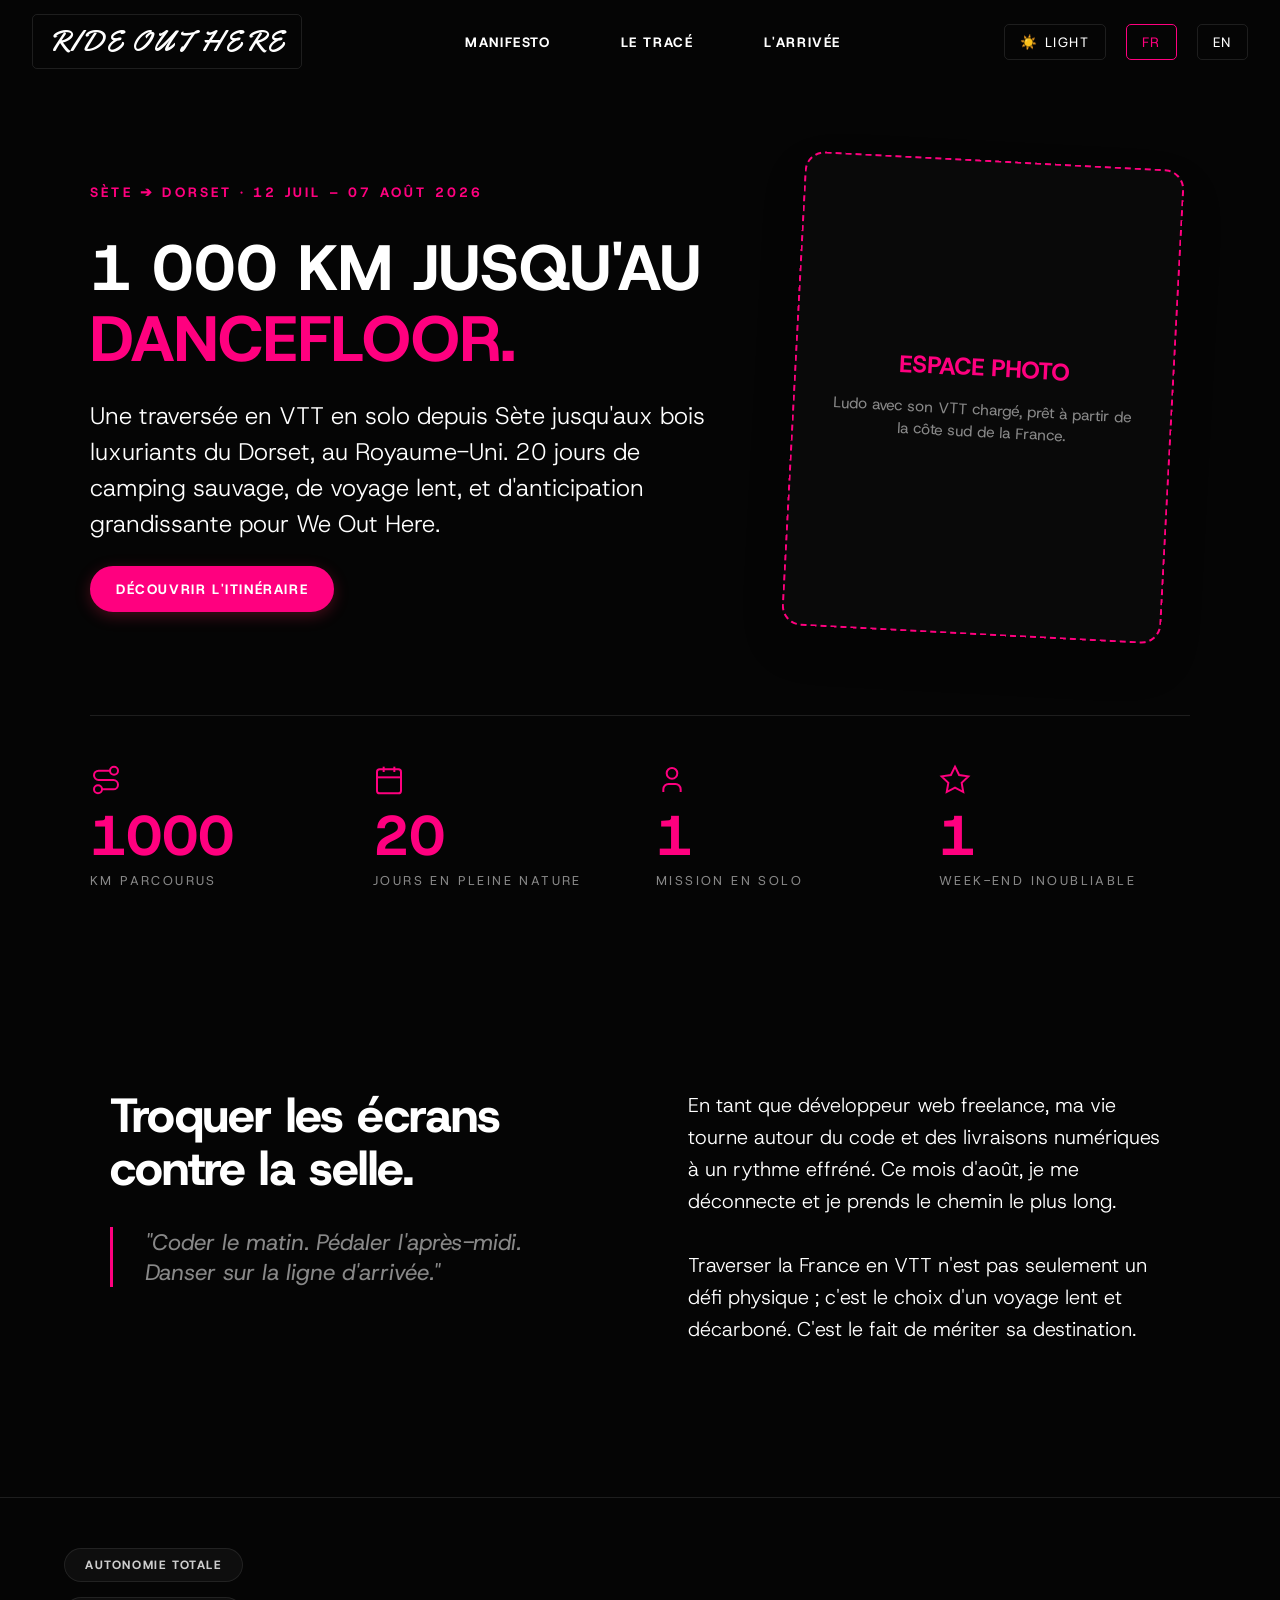
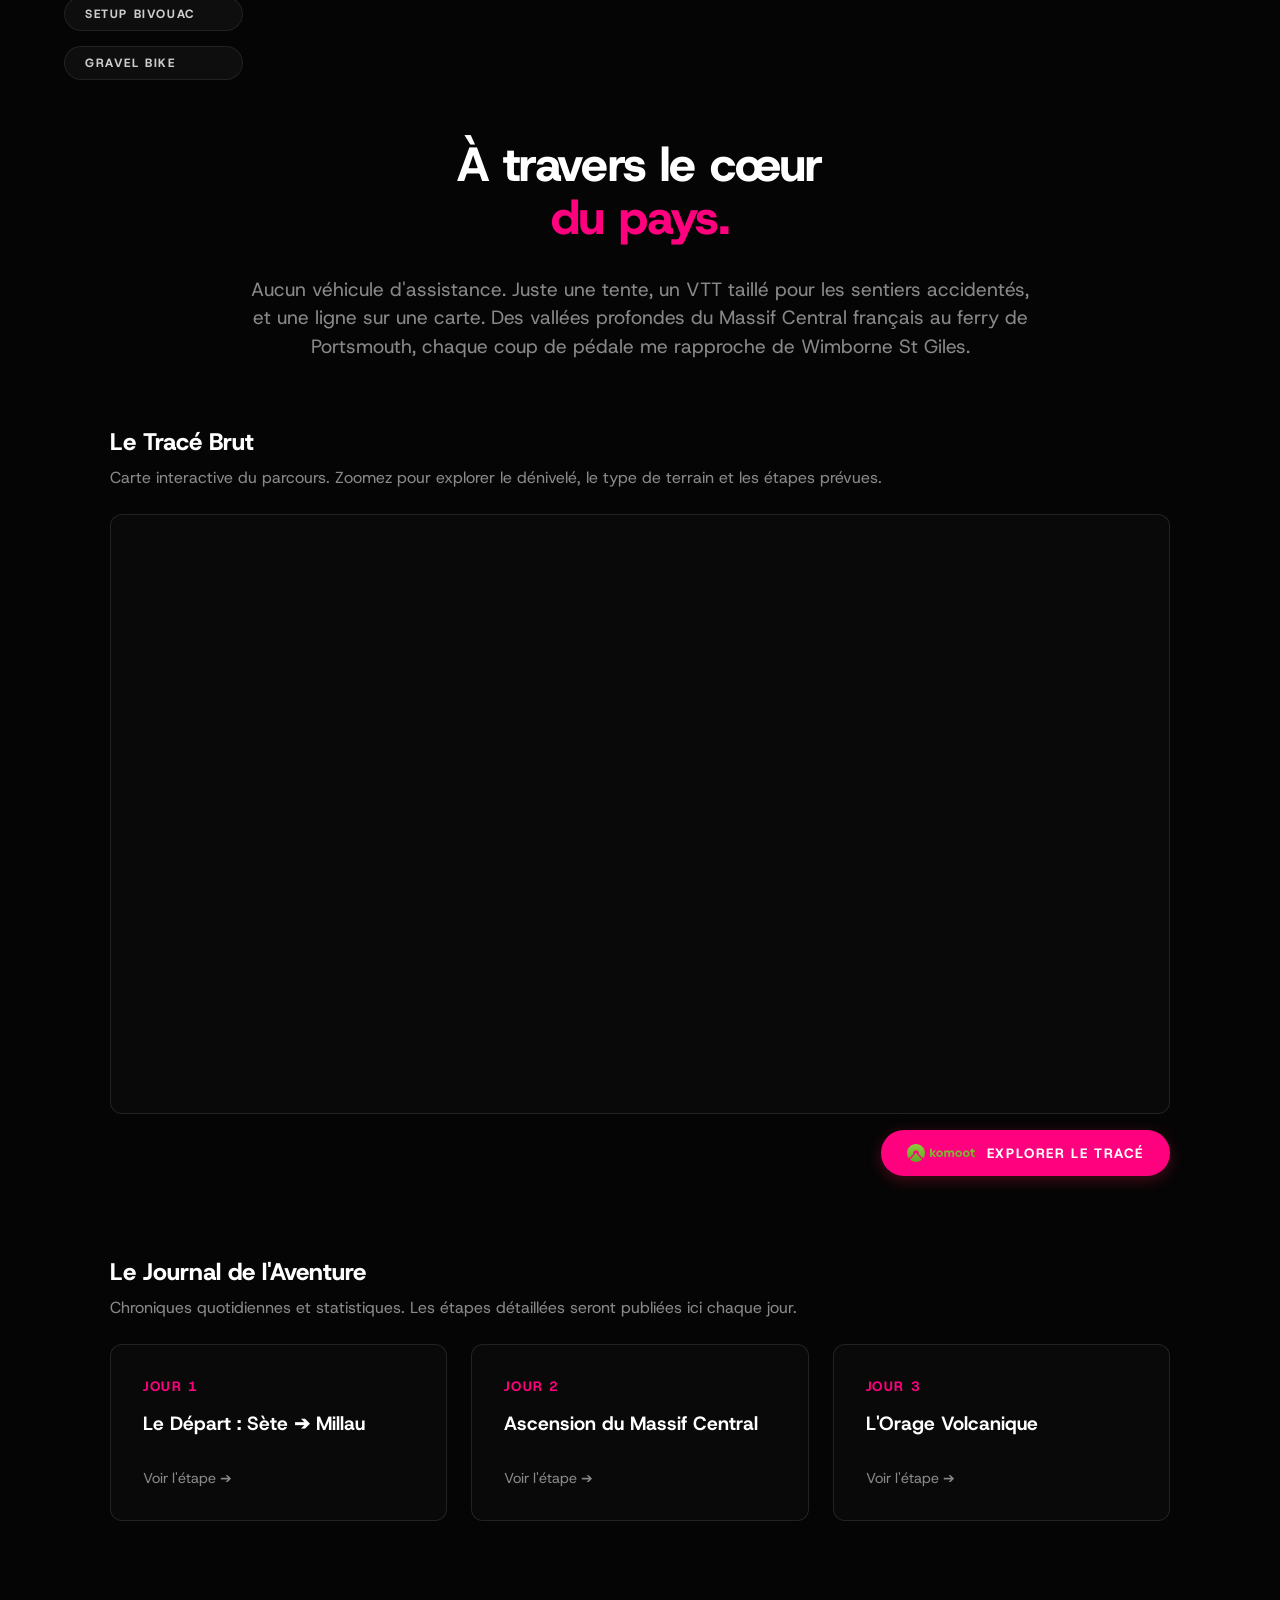
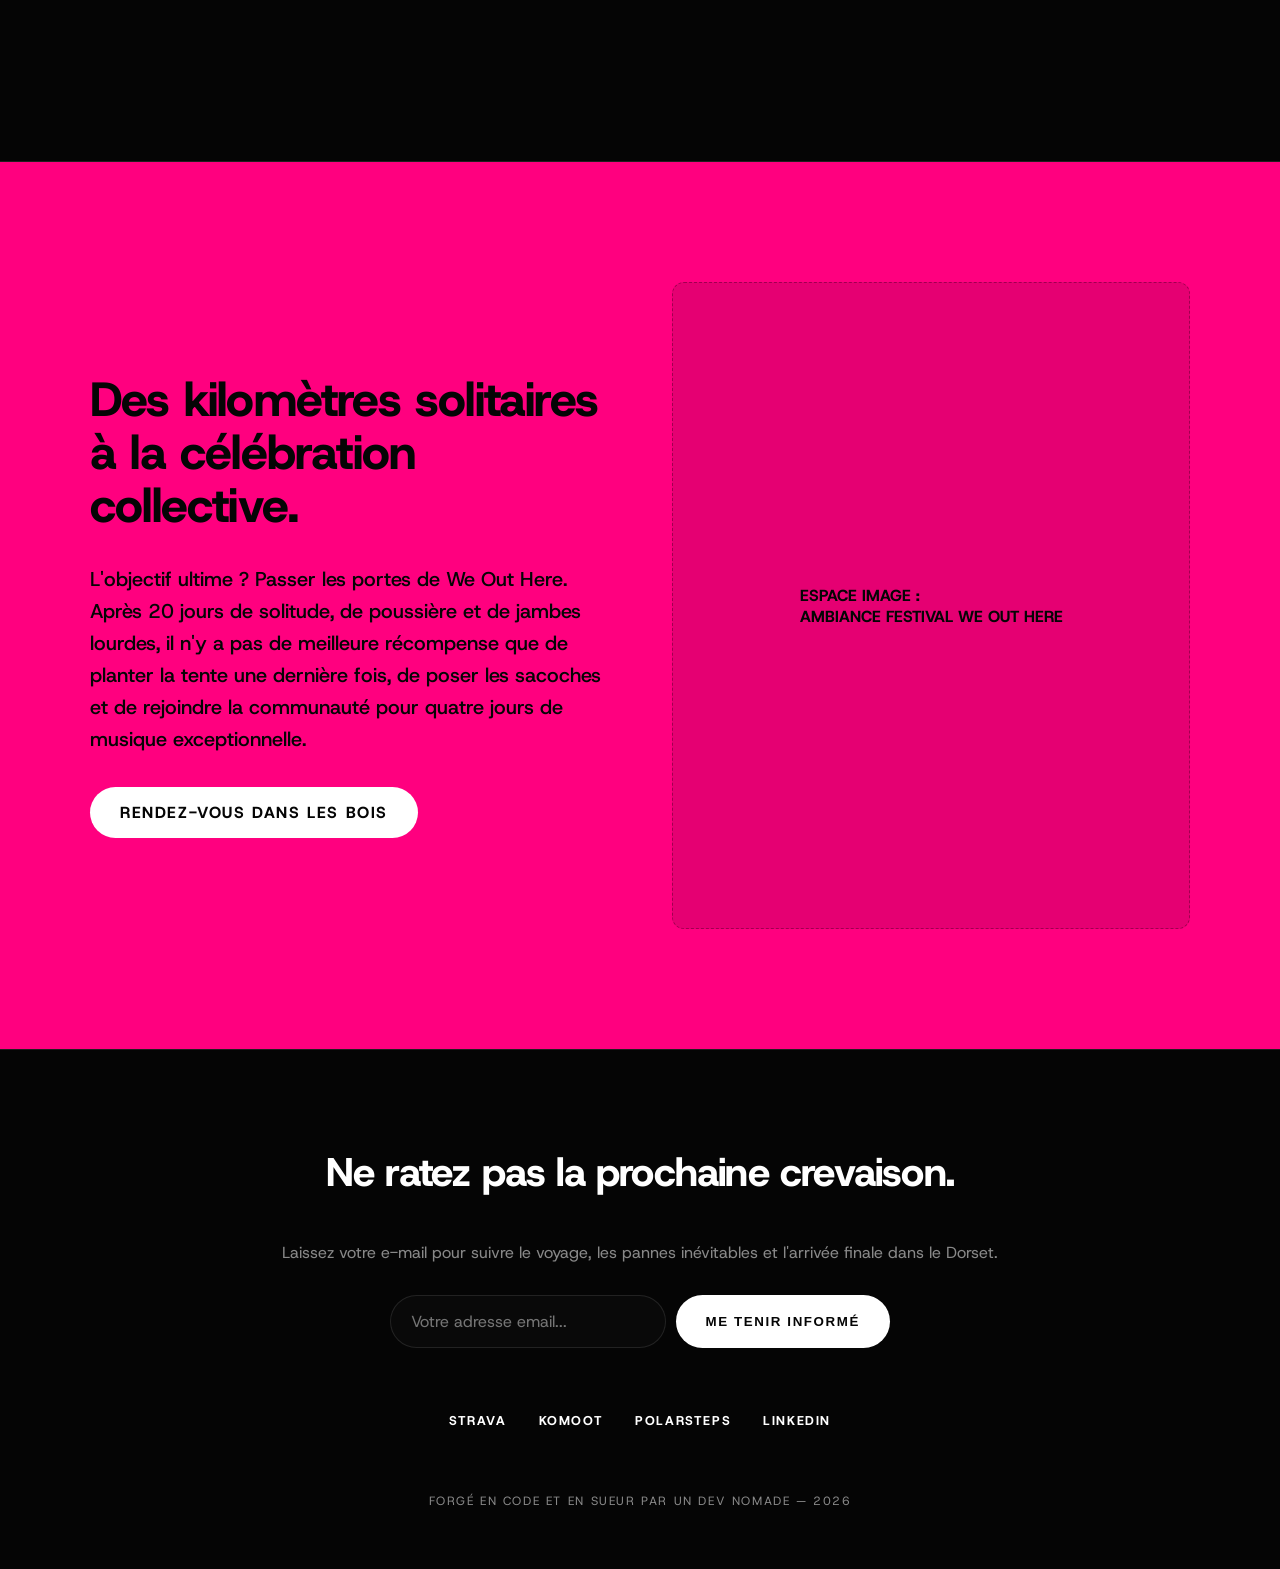
<file: index.html>
<!DOCTYPE html>
<html lang="fr" data-theme="dark">
<head>
    <meta charset="UTF-8">
    <meta name="viewport" content="width=device-width, initial-scale=1.0">
    <title>Ride Out Here | De Sète au Royaume-Uni</title>
    <link rel="preconnect" href="https://fonts.googleapis.com">
    <link rel="preconnect" href="https://fonts.gstatic.com" crossorigin>
    <link href="https://fonts.googleapis.com/css2?family=Host+Grotesk:wght@300;400;500;800&family=Yellowtail&display=swap" rel="stylesheet">
    <link rel="stylesheet" href="style.css">
    <script src="app.js" defer></script>
</head>
<body>

    <nav aria-label="Main Navigation">
        <div class="nav-branding">
            <a href="#hero" style="font-family: 'Yellowtail', cursive; font-size: 1.8rem; line-height: 1; color: var(--text); text-decoration: none;">Ride Out Here</a>
        </div>
        <div class="nav-links">
            <a href="#manifesto" class="nav-anchor">Manifesto</a>
            <a href="#playground" class="nav-anchor">Le Tracé</a>
            <a href="#destination" class="nav-anchor">L'Arrivée</a>
        </div>
        <div class="nav-controls">
            <button id="theme-toggle" aria-label="Basculer le thème">☀️ Light</button>
            <a href="index.html" class="active-lang">FR</a>
            <a href="en.html">EN</a>
        </div>
    </nav>

    <!-- SECTION 1 : HERO -->
    <header id="hero">
        <div class="hero-main">
            <div class="hero-content">
                <div class="kicker">Sète ➔ Dorset · 12 Juil – 07 Août 2026</div>
                <h1 class="hero-title">1 000 km jusqu'au<br><span style="color: var(--pink)">Dancefloor.</span></h1>
                <div class="hero-subtitle">Une traversée en VTT en solo depuis Sète jusqu'aux bois luxuriants du Dorset, au Royaume-Uni. 20 jours de camping sauvage, de voyage lent, et d'anticipation grandissante pour We Out Here.</div>
                <a href="#playground" class="app-link" style="margin-top: 1.5rem;">Découvrir l'itinéraire</a>
            </div>
            
            <div class="hero-visual">
                <div class="placeholder-img" role="img" aria-label="Ludo avec son VTT chargé, prêt à partir de la côte sud de la France.">
                    <div>
                        <div class="placeholder-text">Espace Photo</div>
                        <div class="placeholder-sub">Ludo avec son VTT chargé, prêt à partir de la côte sud de la France.</div>
                    </div>
                </div>
            </div>
        </div>
        
        <div class="hero-stats">
            <div class="stat-impact">
                <svg class="vintage-icon" viewBox="0 0 24 24" fill="none" stroke="currentColor"><circle cx="6" cy="19" r="3"></circle><path d="M9 19h8.5a3.5 3.5 0 0 0 0-7h-11a3.5 3.5 0 0 1 0-7H15"></path><circle cx="18" cy="5" r="3"></circle></svg>
                <span class="value">1000</span>
                <span class="label">km parcourus</span>
            </div>
            <div class="stat-impact">
                <svg class="vintage-icon" viewBox="0 0 24 24" fill="none" stroke="currentColor"><rect x="3" y="4" width="18" height="18" rx="2" ry="2"></rect><line x1="16" y1="2" x2="16" y2="6"></line><line x1="8" y1="2" x2="8" y2="6"></line><line x1="3" y1="10" x2="21" y2="10"></line></svg>
                <span class="value">20</span>
                <span class="label">jours en pleine nature</span>
            </div>
            <div class="stat-impact">
                <svg class="vintage-icon" viewBox="0 0 24 24" fill="none" stroke="currentColor"><circle cx="12" cy="7" r="4"></circle><path d="M5.5 21v-2a4 4 0 0 1 4-4h5a4 4 0 0 1 4 4v2"></path></svg>
                <span class="value">1</span>
                <span class="label">mission en solo</span>
            </div>
            <div class="stat-impact">
                <svg class="vintage-icon" viewBox="0 0 24 24" fill="none" stroke="currentColor"><polygon points="12 2 15.09 8.26 22 9.27 17 14.14 18.18 21.02 12 17.77 5.82 21.02 7 14.14 2 9.27 8.91 8.26 12 2"></polygon></svg>
                <span class="value">1</span>
                <span class="label">week-end inoubliable</span>
            </div>
        </div>
    </header>

    <!-- SECTION 2 : MANIFESTO -->
    <section id="manifesto" class="container">
        <div class="manifesto-grid">
            <div class="manifesto-left">
                <h2>Troquer les écrans contre la selle.</h2>
                <div class="manifesto-quote">
                    "Coder le matin. Pédaler l'après-midi. Danser sur la ligne d'arrivée."
                </div>
            </div>
            <div class="manifesto-right">
                <p>En tant que développeur web freelance, ma vie tourne autour du code et des livraisons numériques à un rythme effréné. Ce mois d'août, je me déconnecte et je prends le chemin le plus long.</p>
                <p>Traverser la France en VTT n'est pas seulement un défi physique ; c'est le choix d'un voyage lent et décarboné. C'est le fait de mériter sa destination.</p>
            </div>
        </div>
    </section>

    <!-- SECTION 3 : PLAYGROUND -->
    <section id="playground" class="dark-section">
        <div class="floating-badges">
            <span class="badge">Autonomie Totale</span>
            <span class="badge">Setup Bivouac</span>
            <span class="badge">Gravel Bike</span>
        </div>
        <div class="container">
            <div class="playground-header">
                <h2>À travers le cœur <br><span style="color: var(--pink)">du pays.</span></h2>
                <p>Aucun véhicule d'assistance. Juste une tente, un VTT taillé pour les sentiers accidentés, et une ligne sur une carte. Des vallées profondes du Massif Central français au ferry de Portsmouth, chaque coup de pédale me rapproche de Wimborne St Giles.</p>
            </div>
            
            <div class="data-grid">
                
                <!-- KOMOOT FULL WIDTH -->
                <div class="data-item full-width">
                    <div class="data-header">
                        <h3>Le Tracé Brut</h3>
                        <p class="data-desc">Carte interactive du parcours. Zoomez pour explorer le dénivelé, le type de terrain et les étapes prévues.</p>
                    </div>
                    <div class="iframe-wrapper komoot-wrapper">
                        <iframe src="https://www.komoot.com/fr-fr/collection/4285961/embed?share_token=anZigAyCn3lF7c02jevDtrPd1Ze7LWQnHjiLICbngpUIBMjyJF" width="100%" height="100%" frameborder="0" scrolling="no"></iframe>
                    </div>
                    <div class="app-link-container">
                        <a href="https://www.komoot.com/fr-fr/collection/4285961" target="_blank" class="app-link">
                            <img src="Komoot_idVKN6jqin_1.svg" alt="Komoot" class="app-logo">
                            Explorer le tracé
                        </a>
                    </div>
                </div>

                <!-- JOURNAL GRID (Simulated CMS) -->
                <div class="data-item full-width fade-up" style="margin-top: 2rem;">
                    <div class="data-header">
                        <h3>Le Journal de l'Aventure</h3>
                        <p class="data-desc">Chroniques quotidiennes et statistiques. Les étapes détaillées seront publiées ici chaque jour.</p>
                    </div>
                    <div class="journal-cms-grid">
                        <a href="#" class="journal-card">
                            <span class="journal-day">Jour 1</span>
                            <h4>Le Départ : Sète ➔ Millau</h4>
                            <span class="journal-link">Voir l'étape ➔</span>
                        </a>
                        <a href="#" class="journal-card">
                            <span class="journal-day">Jour 2</span>
                            <h4>Ascension du Massif Central</h4>
                            <span class="journal-link">Voir l'étape ➔</span>
                        </a>
                        <a href="#" class="journal-card">
                            <span class="journal-day">Jour 3</span>
                            <h4>L'Orage Volcanique</h4>
                            <span class="journal-link">Voir l'étape ➔</span>
                        </a>
                    </div>
                </div>

            </div>
        </div>
    </section>

    <!-- SECTION 4 : DESTINATION -->
    <section id="destination" class="pink-section">
        <div class="split-section">
            <div class="split-text">
                <h2>Des kilomètres solitaires à la célébration collective.</h2>
                <p>L'objectif ultime ? Passer les portes de We Out Here. Après 20 jours de solitude, de poussière et de jambes lourdes, il n'y a pas de meilleure récompense que de planter la tente une dernière fois, de poser les sacoches et de rejoindre la communauté pour quatre jours de musique exceptionnelle.</p>
                <div style="margin-top: 1.5rem;">
                    <a href="https://weoutherefestival.com/" target="_blank" class="cta-button" style="border-color: #050505; color: #050505;">Rendez-vous dans les bois</a>
                </div>
            </div>
            <div class="split-image">
                <div class="placeholder-img">Espace Image :<br>Ambiance Festival We Out Here</div>
            </div>
        </div>
    </section>

    <!-- SECTION 6 : FOOTER -->
    <footer>
        <h2 class="">Ne ratez pas la prochaine crevaison.</h2>
        <p class="" style="margin-bottom: 2rem; color: var(--text-dim); text-align: center;">Laissez votre e-mail pour suivre le voyage, les pannes inévitables et l'arrivée finale dans le Dorset.</p>
        <div class="newsletter">
            <input type="email" placeholder="Votre adresse email...">
            <button class="cta-button">Me tenir informé</button>
        </div>
        <div class="footer-links">
            <a href="https://strava.com/">Strava</a>
            <a href="https://www.komoot.com/fr-fr/collection/4285961">Komoot</a>
            <a href="https://www.polarsteps.com/LudovicBourgoin/25395523-ride-out-here">Polarsteps</a>
            <a href="#">LinkedIn</a>
        </div>
        <p class="copyright">FORGÉ EN CODE ET EN SUEUR PAR UN DEV NOMADE — 2026</p>
    </footer>

</body>
</html>
</file>
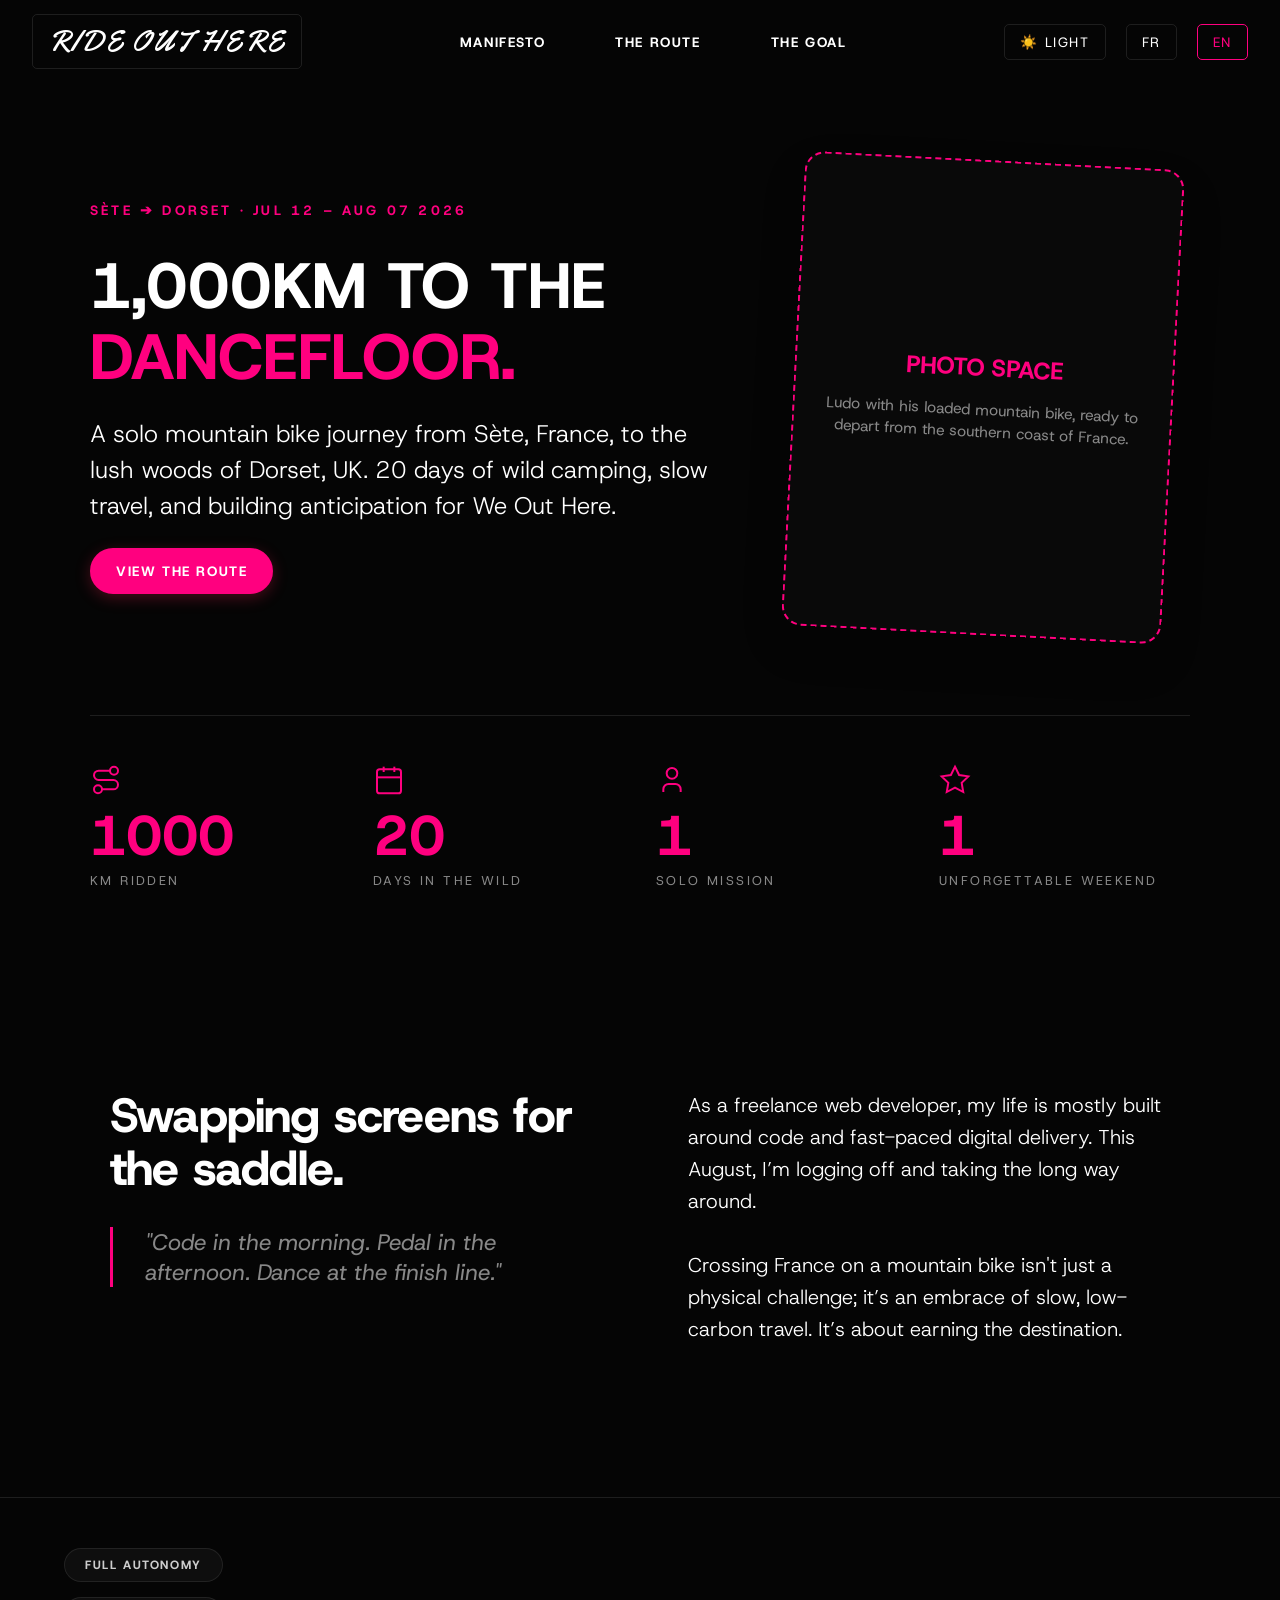
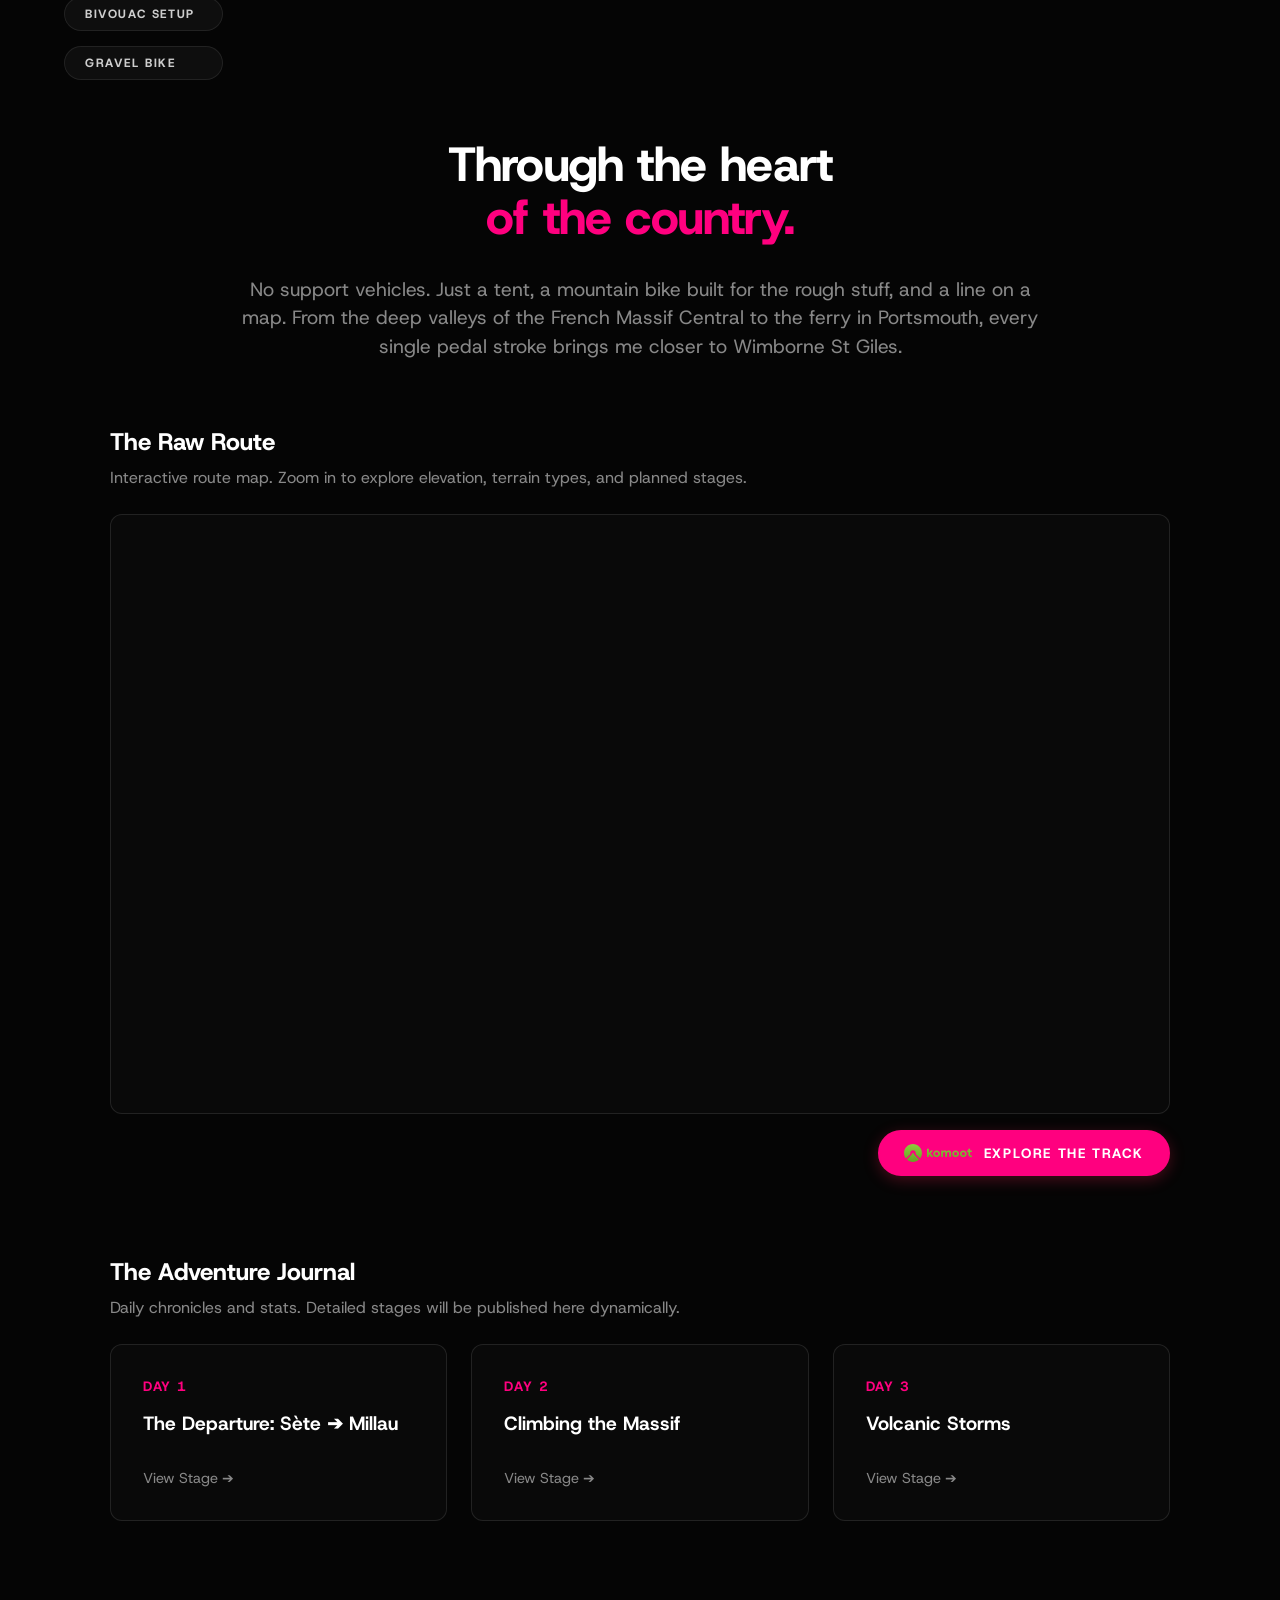
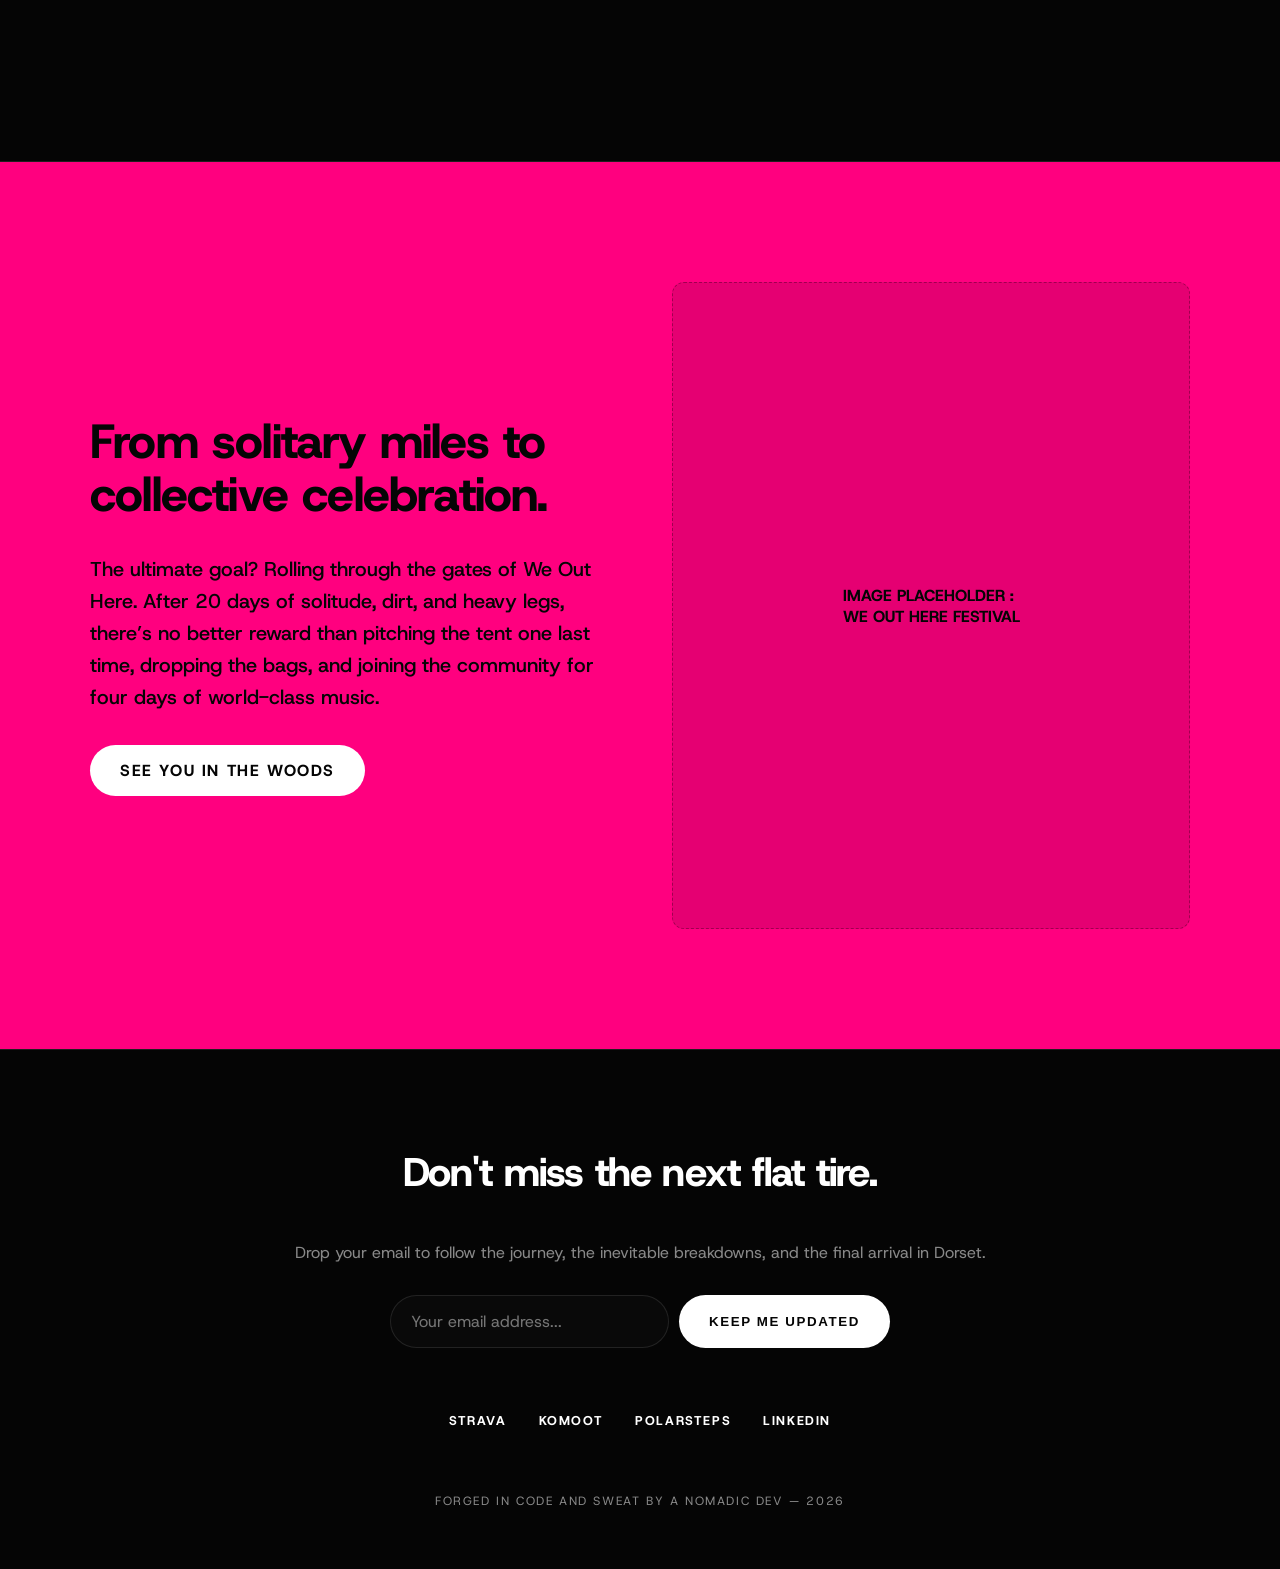
<file: en.html>
<!DOCTYPE html>
<html lang="en" data-theme="dark">
<head>
    <meta charset="UTF-8">
    <meta name="viewport" content="width=device-width, initial-scale=1.0">
    <title>Ride Out Here | From Sète to the UK</title>
    <link rel="preconnect" href="https://fonts.googleapis.com">
    <link rel="preconnect" href="https://fonts.gstatic.com" crossorigin>
    <link href="https://fonts.googleapis.com/css2?family=Host+Grotesk:wght@300;400;500;800&family=Yellowtail&display=swap" rel="stylesheet">
    <link rel="stylesheet" href="style.css">
    <script src="app.js" defer></script>
</head>
<body>

    <nav aria-label="Main Navigation">
        <div class="nav-branding">
            <a href="#hero" style="font-family: 'Yellowtail', cursive; font-size: 1.8rem; line-height: 1; color: var(--text); text-decoration: none;">Ride Out Here</a>
        </div>
        <div class="nav-links">
            <a href="#manifesto" class="nav-anchor">Manifesto</a>
            <a href="#playground" class="nav-anchor">The Route</a>
            <a href="#destination" class="nav-anchor">The Goal</a>
        </div>
        <div class="nav-controls">
            <button id="theme-toggle" aria-label="Toggle theme">☀️ Light</button>
            <a href="index.html">FR</a>
            <a href="en.html" class="active-lang">EN</a>
        </div>
    </nav>

    <!-- SECTION 1 : HERO -->
    <header id="hero">
        <div class="hero-main">
            <div class="hero-content">
                <div class="kicker">Sète ➔ Dorset · Jul 12 – Aug 07 2026</div>
                <h1 class="hero-title">1,000km to the<br><span style="color: var(--pink)">Dancefloor.</span></h1>
                <div class="hero-subtitle">A solo mountain bike journey from Sète, France, to the lush woods of Dorset, UK. 20 days of wild camping, slow travel, and building anticipation for We Out Here.</div>
                <a href="#playground" class="app-link" style="margin-top: 1.5rem;">View the Route</a>
            </div>
            
            <div class="hero-visual">
                <div class="placeholder-img" role="img" aria-label="Ludo with his loaded mountain bike, ready to depart from the southern coast of France.">
                    <div>
                        <div class="placeholder-text">Photo Space</div>
                        <div class="placeholder-sub">Ludo with his loaded mountain bike, ready to depart from the southern coast of France.</div>
                    </div>
                </div>
            </div>
        </div>
        
        <div class="hero-stats">
            <div class="stat-impact">
                <svg class="vintage-icon" viewBox="0 0 24 24" fill="none" stroke="currentColor"><circle cx="6" cy="19" r="3"></circle><path d="M9 19h8.5a3.5 3.5 0 0 0 0-7h-11a3.5 3.5 0 0 1 0-7H15"></path><circle cx="18" cy="5" r="3"></circle></svg>
                <span class="value">1000</span>
                <span class="label">km ridden</span>
            </div>
            <div class="stat-impact">
                <svg class="vintage-icon" viewBox="0 0 24 24" fill="none" stroke="currentColor"><rect x="3" y="4" width="18" height="18" rx="2" ry="2"></rect><line x1="16" y1="2" x2="16" y2="6"></line><line x1="8" y1="2" x2="8" y2="6"></line><line x1="3" y1="10" x2="21" y2="10"></line></svg>
                <span class="value">20</span>
                <span class="label">days in the wild</span>
            </div>
            <div class="stat-impact">
                <svg class="vintage-icon" viewBox="0 0 24 24" fill="none" stroke="currentColor"><circle cx="12" cy="7" r="4"></circle><path d="M5.5 21v-2a4 4 0 0 1 4-4h5a4 4 0 0 1 4 4v2"></path></svg>
                <span class="value">1</span>
                <span class="label">solo mission</span>
            </div>
            <div class="stat-impact">
                <svg class="vintage-icon" viewBox="0 0 24 24" fill="none" stroke="currentColor"><polygon points="12 2 15.09 8.26 22 9.27 17 14.14 18.18 21.02 12 17.77 5.82 21.02 7 14.14 2 9.27 8.91 8.26 12 2"></polygon></svg>
                <span class="value">1</span>
                <span class="label">unforgettable weekend</span>
            </div>
        </div>
    </header>

    <!-- SECTION 2 : MANIFESTO -->
    <section id="manifesto" class="container">
        <div class="manifesto-grid">
            <div class="manifesto-left">
                <h2>Swapping screens for the saddle.</h2>
                <div class="manifesto-quote">
                    "Code in the morning. Pedal in the afternoon. Dance at the finish line."
                </div>
            </div>
            <div class="manifesto-right">
                <p>As a freelance web developer, my life is mostly built around code and fast-paced digital delivery. This August, I’m logging off and taking the long way around.</p>
                <p>Crossing France on a mountain bike isn't just a physical challenge; it’s an embrace of slow, low-carbon travel. It’s about earning the destination.</p>
            </div>
        </div>
    </section>

    <!-- SECTION 3 : PLAYGROUND -->
    <section id="playground" class="dark-section">
        <div class="floating-badges">
            <span class="badge">Full Autonomy</span>
            <span class="badge">Bivouac Setup</span>
            <span class="badge">Gravel Bike</span>
        </div>
        <div class="container">
            <div class="playground-header">
                <h2>Through the heart <br><span style="color: var(--pink)">of the country.</span></h2>
                <p>No support vehicles. Just a tent, a mountain bike built for the rough stuff, and a line on a map. From the deep valleys of the French Massif Central to the ferry in Portsmouth, every single pedal stroke brings me closer to Wimborne St Giles.</p>
            </div>
            
            <div class="data-grid">
                
                <!-- KOMOOT FULL WIDTH -->
                <div class="data-item full-width">
                    <div class="data-header">
                        <h3>The Raw Route</h3>
                        <p class="data-desc">Interactive route map. Zoom in to explore elevation, terrain types, and planned stages.</p>
                    </div>
                    <div class="iframe-wrapper komoot-wrapper">
                        <iframe src="https://www.komoot.com/en-en/collection/4285961/embed?share_token=anZigAyCn3lF7c02jevDtrPd1Ze7LWQnHjiLICbngpUIBMjyJF" width="100%" height="100%" frameborder="0" scrolling="no"></iframe>
                    </div>
                    <div class="app-link-container">
                        <a href="https://www.komoot.com/en-en/collection/4285961" target="_blank" class="app-link">
                            <img src="Komoot_idVKN6jqin_1.svg" alt="Komoot" class="app-logo">
                            Explore the Track
                        </a>
                    </div>
                </div>

                <!-- JOURNAL GRID (Simulated CMS) -->
                <div class="data-item full-width fade-up" style="margin-top: 2rem;">
                    <div class="data-header">
                        <h3>The Adventure Journal</h3>
                        <p class="data-desc">Daily chronicles and stats. Detailed stages will be published here dynamically.</p>
                    </div>
                    <div class="journal-cms-grid">
                        <a href="#" class="journal-card">
                            <span class="journal-day">Day 1</span>
                            <h4>The Departure: Sète ➔ Millau</h4>
                            <span class="journal-link">View Stage ➔</span>
                        </a>
                        <a href="#" class="journal-card">
                            <span class="journal-day">Day 2</span>
                            <h4>Climbing the Massif</h4>
                            <span class="journal-link">View Stage ➔</span>
                        </a>
                        <a href="#" class="journal-card">
                            <span class="journal-day">Day 3</span>
                            <h4>Volcanic Storms</h4>
                            <span class="journal-link">View Stage ➔</span>
                        </a>
                    </div>
                </div>

            </div>
        </div>
    </section>

    <!-- SECTION 4 : DESTINATION -->
    <section id="destination" class="pink-section">
        <div class="split-section">
            <div class="split-text">
                <h2>From solitary miles to collective celebration.</h2>
                <p>The ultimate goal? Rolling through the gates of We Out Here. After 20 days of solitude, dirt, and heavy legs, there’s no better reward than pitching the tent one last time, dropping the bags, and joining the community for four days of world-class music.</p>
                <div style="margin-top: 1.5rem;">
                    <a href="https://weoutherefestival.com/" target="_blank" class="cta-button" style="border-color: #050505; color: #050505;">See you in the woods</a>
                </div>
            </div>
            <div class="split-image">
                <div class="placeholder-img">Image Placeholder :<br>We Out Here Festival</div>
            </div>
        </div>
    </section>

    <!-- SECTION 6 : FOOTER -->
    <footer>
        <h2 class="">Don't miss the next flat tire.</h2>
        <p class="" style="margin-bottom: 2rem; color: var(--text-dim); text-align: center;">Drop your email to follow the journey, the inevitable breakdowns, and the final arrival in Dorset.</p>
        <div class="newsletter">
            <input type="email" placeholder="Your email address...">
            <button class="cta-button">Keep Me Updated</button>
        </div>
        <div class="footer-links">
            <a href="https://strava.com/">Strava</a>
            <a href="https://www.komoot.com/en-en/collection/4285961">Komoot</a>
            <a href="https://www.polarsteps.com/LudovicBourgoin/25395523-ride-out-here">Polarsteps</a>
            <a href="#">LinkedIn</a>
        </div>
        <p class="copyright">FORGED IN CODE AND SWEAT BY A NOMADIC DEV — 2026</p>
    </footer>

</body>
</html>
</file>
<file: style.css>
:root {
    --pink: #ff007f;
    --bg: #050505;
    --text: #ffffff;
    --text-dim: #888888;
    --border: rgba(255, 255, 255, 0.1);
    --grain-opacity: 0.03;
    --setup-bg: rgba(255,255,255, 0.02);
    --hero-overlay: rgba(0, 0, 0, 0.75);
    --hero-text: #ffffff;
}

[data-theme="light"] {
    --pink: #E11D48;
    --bg: #FAFAFA;
    --text: #18181b;
    --text-dim: #52525b;
    --border: rgba(0, 0, 0, 0.1);
    --grain-opacity: 0.02;
    --setup-bg: rgba(0,0,0, 0.03);
    --hero-overlay: rgba(255, 255, 255, 0.85);
    --hero-text: #18181b;
}

* { box-sizing: border-box; margin: 0; padding: 0; }

html {
    scroll-behavior: smooth;
    scroll-padding-top: 90px;
}

body {
    background-color: var(--bg);
    color: var(--text);
    font-family: 'Host Grotesk', sans-serif;
    -webkit-font-smoothing: antialiased;
    overflow-x: hidden;
    transition: background-color 0.3s ease, color 0.3s ease;
}

body::before {
    content: "";
    position: fixed;
    top: 0; left: 0; width: 100%; height: 100%;
    background-image: url("https://www.transparenttextures.com/patterns/carbon-fibre.png");
    opacity: var(--grain-opacity);
    pointer-events: none;
    z-index: -1;
}

/* --- TOOLBAR / NAVBAR --- */
nav {
    position: fixed;
    top: 0; left: 0; right: 0;
    padding: 1.5rem 2rem;
    display: flex;
    justify-content: space-between;
    align-items: center;
    z-index: 100;
    background: transparent;
    transition: all 0.3s ease;
    border-bottom: 1px solid transparent;
}

.nav-links {
    display: flex;
    gap: 2.5rem;
}

.nav-anchor {
    font-size: 0.85rem;
    font-weight: 800;
    text-transform: uppercase;
    color: var(--text);
    text-decoration: none;
    letter-spacing: 0.1rem;
    transition: color 0.3s ease;
    border: none !important;
}

.nav-anchor:hover {
    color: var(--pink) !important;
    border-color: transparent !important;
    background: transparent !important;
}

.nav-controls {
    display: flex;
    align-items: center;
    gap: 20px;
}

@media (max-width: 900px) {
    nav {
        padding: 1rem 1.5rem;
        justify-content: flex-end;
    }
    .nav-links, .nav-branding {
        display: none;
    }
}

nav.scrolled {
    backdrop-filter: blur(10px);
    -webkit-backdrop-filter: blur(10px);
    background: rgba(0, 0, 0, 0.4);
    border-bottom: 1px solid var(--border);
    padding: 1rem 2rem;
}

[data-theme="light"] nav.scrolled {
    background: rgba(255, 255, 255, 0.7);
}

nav button, nav a {
    background: none;
    border: 1px solid var(--border);
    border-radius: 5px;
    color: var(--text);
    padding: 8px 15px;
    font-family: inherit;
    font-size: 0.85rem;
    cursor: pointer;
    text-transform: uppercase;
    letter-spacing: 0.1rem;
    text-decoration: none;
    transition: all 0.2s;
}

nav button:hover, nav a:hover {
    border-color: var(--pink);
    color: var(--pink);
}

.active-lang {
    border-color: var(--pink);
    color: var(--pink);
}

/* --- ANIMATIONS REMOVED --- */

/* --- SECTION 1 : HERO --- */
header#hero {
    min-height: auto;
    display: flex;
    flex-direction: column;
    justify-content: center;
    align-items: center;
    position: relative;
    padding: 160px 20px 80px;
    background: none;
}

[data-theme="light"] header#hero {
    background: none;
}

.hero-main {
    display: grid;
    grid-template-columns: 1.2fr 0.8fr;
    gap: 4rem;
    max-width: 1100px;
    width: 100%;
    margin-bottom: 5rem;
    align-items: center;
}

@media (max-width: 900px) {
    .hero-main {
        grid-template-columns: 1fr;
        text-align: center;
    }
}

.hero-content {
    margin: 0;
    padding: 0;
}

@media (max-width: 900px) {
    .hero-content {
        display: flex;
        flex-direction: column;
        align-items: center;
    }
}

.kicker {
    font-size: 0.85rem;
    color: var(--pink);
    text-transform: uppercase;
    letter-spacing: 0.2rem;
    font-weight: 800;
    margin-bottom: 2rem;
}

.logo-script {
    font-family: 'Yellowtail', cursive;
    font-size: clamp(4rem, 10vw, 7rem);
    color: var(--hero-text);
    line-height: 1;
    margin-bottom: 1rem;
    text-shadow: 0 4px 40px rgba(0, 0, 0, 0.4);
}

.hero-title {
    font-size: clamp(2.5rem, 5vw, 5rem);
    font-weight: 800;
    line-height: 1.1;
    margin-bottom: 1.5rem;
    text-transform: uppercase;
}

.hero-subtitle {
    font-size: clamp(1.2rem, 3vw, 1.5rem);
    line-height: 1.5;
    color: var(--text);
    font-weight: 300;
}

.hero-stats {
    display: grid;
    grid-template-columns: repeat(4, 1fr);
    width: 100%;
    max-width: 1100px;
    gap: 2rem;
    padding-top: 3rem;
    border-top: 1px solid var(--border);
}

.hero-visual {
    position: relative;
    width: 100%;
    display: flex;
    justify-content: center;
    align-items: center;
}

.hero-visual .placeholder-img {
    width: 100%;
    max-width: 380px;
    aspect-ratio: 4/5;
    background: var(--setup-bg);
    border: 2px dashed var(--pink);
    border-radius: 20px;
    display: flex;
    justify-content: center;
    align-items: center;
    text-align: center;
    padding: 2rem;
    transform: rotate(3deg);
    transition: transform 0.4s ease;
    box-shadow: 0 20px 40px rgba(0,0,0, 0.2);
}

[data-theme="light"] .hero-visual .placeholder-img {
    background: rgba(0,0,0,0.03);
}

.hero-visual:hover .placeholder-img {
    transform: rotate(0deg) scale(1.02);
}

.hero-visual .placeholder-text {
    font-size: 1.5rem;
    font-weight: 800;
    color: var(--pink);
    text-transform: uppercase;
}

.hero-visual .placeholder-sub {
    font-size: 0.95rem;
    color: var(--text-dim);
    margin-top: 1rem;
    font-weight: normal;
    line-height: 1.4;
}

.stat-impact {
    display: flex;
    flex-direction: column;
}

.stat-impact .vintage-icon {
    width: 32px;
    height: 32px;
    margin-bottom: 12px;
    color: var(--pink);
    stroke-width: 1.5px;
}

.stat-impact .value {
    font-size: clamp(2rem, 5vw, 3.5rem);
    font-weight: 800;
    color: var(--pink);
    line-height: 1;
}

.stat-impact .label {
    font-size: 0.8rem;
    text-transform: uppercase;
    letter-spacing: 0.15rem;
    color: var(--text-dim);
    margin-top: 0.5rem;
}

@media (max-width: 768px) {
    .hero-stats {
        grid-template-columns: repeat(2, 1fr);
        gap: 2rem;
    }
}

/* --- SECTION 2 : MANIFESTO --- */
.container {
    max-width: 1100px;
    margin: 0 auto;
    padding: 120px 20px;
}

.manifesto-grid {
    display: grid;
    grid-template-columns: 1fr 1fr;
    gap: 6rem;
    align-items: start;
}

@media (max-width: 900px) {
    .manifesto-grid {
        display: flex;
        flex-direction: column-reverse;
        gap: 3rem;
    }
}

.manifesto-left {
    position: sticky;
    top: 120px;
}

h2 {
    font-size: clamp(2rem, 4vw, 3rem);
    line-height: 1.1;
    font-weight: 800;
    margin-bottom: 2rem;
    letter-spacing: -0.05rem;
}

.manifesto-quote {
    font-size: 1.4rem;
    font-style: italic;
    color: var(--text-dim);
    border-left: 3px solid var(--pink);
    padding-left: 2rem;
    margin-top: 2rem;
}

.manifesto-right p {
    font-size: 1.25rem;
    line-height: 1.6;
    color: var(--text);
    margin-bottom: 2rem;
    font-weight: 300;
}

/* --- SECTION 3 : PLAYGROUND --- */
.dark-section {
    background: #050505;
    border-top: 1px solid var(--border);
    border-bottom: 1px solid var(--border);
    padding: 120px 20px;
    color: #ffffff;
    position: relative;
    overflow: hidden;
}

[data-theme="light"] .dark-section {
    background: #FAFAFA;
    color: #18181b;
}

.playground-header {
    text-align: center;
    max-width: 800px;
    margin: 0 auto 4rem;
}

.playground-header p {
    font-size: 1.2rem;
    line-height: 1.5;
    color: var(--text-dim);
}

.data-grid {
    display: grid;
    grid-template-columns: repeat(2, 1fr);
    gap: 3rem;
    max-width: 1100px;
    margin: 0 auto;
    position: relative;
    z-index: 2;
}

@media (max-width: 900px) {
    .data-grid {
        grid-template-columns: 1fr;
    }
}

.data-item {
    display: flex;
    flex-direction: column;
}

.data-item.full-width {
    grid-column: 1 / -1;
}

.data-item h3 {
    font-size: 1.5rem;
    margin-bottom: 0.5rem;
    font-weight: 800;
    color: var(--text);
}

.data-desc {
    font-size: 1rem;
    line-height: 1.5;
    color: var(--text-dim);
    margin-bottom: 1.5rem;
}

.iframe-wrapper {
    background: var(--setup-bg);
    border: 1px solid var(--border);
    width: 100%;
    overflow: hidden;
    border-radius: 12px;
    transition: transform 0.3s ease, box-shadow 0.3s ease;
}

.iframe-wrapper.komoot-wrapper {
    height: 600px;
}

.iframe-wrapper.polarsteps-wrapper {
    height: 480px;
}

.iframe-wrapper iframe {
    width: 100%;
    height: 100%;
    border: none;
}

.iframe-wrapper:hover {
    transform: translateY(-5px);
    box-shadow: 0 15px 30px rgba(0,0,0,0.2);
}

.journal-cms-grid {
    display: grid;
    grid-template-columns: repeat(3, 1fr);
    gap: 1.5rem;
    width: 100%;
}

@media (max-width: 900px) {
    .journal-cms-grid {
        grid-template-columns: 1fr;
    }
}

.journal-card {
    background: var(--setup-bg);
    border: 1px solid var(--border);
    border-radius: 12px;
    padding: 2rem;
    text-decoration: none;
    color: var(--text);
    display: flex;
    flex-direction: column;
    gap: 0.5rem;
    transition: transform 0.3s ease, border-color 0.3s ease, box-shadow 0.3s ease;
}

.journal-card:hover {
    transform: translateY(-5px);
    border-color: var(--pink);
    box-shadow: 0 10px 20px rgba(0,0,0,0.1);
}

.journal-day {
    font-size: 0.85rem;
    color: var(--pink);
    text-transform: uppercase;
    font-weight: 800;
    letter-spacing: 0.1rem;
}

.journal-card h4 {
    font-size: 1.2rem;
    margin: 0.5rem 0;
}

.journal-link {
    font-size: 0.9rem;
    color: var(--text-dim);
    margin-top: auto;
    padding-top: 1rem;
}

@media (max-width: 768px) {
    .iframe-wrapper.komoot-wrapper, .iframe-wrapper.polarsteps-wrapper {
        height: auto;
        min-height: 460px;
    }
}

/* Floating Badges */
.floating-badges {
    position: absolute;
    top: 50px;
    left: 5%;
    display: flex;
    flex-direction: column;
    gap: 15px;
    z-index: 1;
    opacity: 0.8;
}

@media (max-width: 768px) {
    .floating-badges { display: none; }
}

.badge {
    background: rgba(255, 255, 255, 0.05);
    border: 1px solid rgba(255, 255, 255, 0.1);
    color: var(--text);
    font-weight: 800;
    text-transform: uppercase;
    letter-spacing: 0.1rem;
    font-size: 0.75rem;
    padding: 8px 20px;
    border-radius: 50px;
    backdrop-filter: blur(10px);
}

[data-theme="light"] .badge {
    background: rgba(0, 0, 0, 0.05);
    border: 1px solid rgba(0, 0, 0, 0.1);
}

/* APP LINKS */
.app-link-container {
    margin-top: 1rem;
    display: flex;
    justify-content: flex-end;
}

.app-link {
    display: inline-flex;
    align-items: center;
    gap: 12px;
    background: var(--pink);
    color: #fff;
    padding: 12px 24px;
    border-radius: 50px;
    text-decoration: none;
    font-size: 0.85rem;
    font-weight: 800;
    text-transform: uppercase;
    letter-spacing: 0.1rem;
    border: 2px solid var(--pink);
    transition: all 0.3s ease;
    box-shadow: 0 4px 15px rgba(225, 29, 72, 0.3);
}

.app-link:hover {
    background: transparent;
    border-color: var(--pink);
    box-shadow: 0 8px 25px rgba(225, 29, 72, 0.5);
    color: var(--pink);
}

[data-theme="light"] .app-link:hover {
    color: var(--pink);
}

.app-logo {
    height: 18px;
    width: auto;
}

/* --- SECTION 4 : DESTINATION --- */
.pink-section {
    background-color: var(--pink);
    color: #050505;
    padding: 120px 20px;
}

.pink-section h2 {
    color: #050505;
}

.split-section {
    display: grid;
    grid-template-columns: 1fr 1fr;
    gap: 4rem;
    align-items: center;
    max-width: 1100px;
    margin: 0 auto;
}

@media (max-width: 900px) {
    .split-section {
        grid-template-columns: 1fr;
    }
}

.split-text p {
    font-size: 1.25rem;
    line-height: 1.6;
    margin-bottom: 2rem;
    font-weight: 500;
}

.split-image {
    width: 100%;
}

.split-image .placeholder-img {
    aspect-ratio: 4 / 5;
    background: rgba(0,0,0,0.1);
    border-radius: 12px;
    display: flex;
    align-items: center;
    justify-content: center;
    color: #050505;
    font-weight: 800;
    text-transform: uppercase;
    border: 1px dashed rgba(0,0,0,0.3);
}

/* --- SECTION 5 : DEV NOMADE --- */
.author-card {
    background: var(--setup-bg);
    border: 1px solid var(--border);
    border-radius: 16px;
    display: grid;
    grid-template-columns: 2fr 3fr;
    overflow: hidden;
}

@media (max-width: 768px) {
    .author-card {
        grid-template-columns: 1fr;
    }
}

.author-img {
    width: 100%;
    height: 100%;
}

.author-img .placeholder-img {
    width: 100%;
    height: 100%;
    min-height: 300px;
    background: rgba(255,255,255,0.05);
    display: flex;
    align-items: center;
    justify-content: center;
    color: var(--text-dim);
    text-transform: uppercase;
    font-weight: 800;
    letter-spacing: 0.1rem;
}

[data-theme="light"] .author-img .placeholder-img {
    background: rgba(0,0,0,0.05);
}

.author-bio {
    padding: 4rem;
    display: flex;
    flex-direction: column;
    justify-content: center;
}

.author-bio h2 {
    font-size: 2rem;
    margin-bottom: 1.5rem;
}

.author-bio p {
    font-size: 1.1rem;
    color: var(--text-dim);
    margin-bottom: 1.5rem;
    line-height: 1.5;
}

.cta-button {
    display: inline-block;
    padding: 15px 30px;
    background: var(--text);
    color: var(--bg);
    border-radius: 50px;
    font-weight: 800;
    text-transform: uppercase;
    letter-spacing: 0.1rem;
    text-decoration: none;
    transition: transform 0.3s ease;
    border: none;
    cursor: pointer;
    text-align: center;
}

.cta-button:hover {
    transform: translateY(-3px);
}

[data-theme="light"] .cta-button {
    background: #09090b;
    color: #fff;
}

/* --- SECTION 6 : FOOTER --- */
footer {
    padding: 100px 20px 60px;
    text-align: center;
    background: var(--bg);
    border-top: 1px solid var(--border);
}

footer h2 {
    font-size: clamp(2rem, 4vw, 2.5rem);
    margin-bottom: 3rem;
}

.newsletter {
    display: flex;
    max-width: 500px;
    margin: 0 auto 4rem;
    gap: 10px;
}

.newsletter input {
    flex: 1;
    background: var(--setup-bg);
    border: 1px solid var(--border);
    color: var(--text);
    padding: 15px 20px;
    border-radius: 50px;
    font-family: inherit;
    font-size: 1rem;
}

.newsletter input:focus {
    outline: none;
    border-color: var(--pink);
}

@media (max-width: 600px) {
    .newsletter {
        flex-direction: column;
    }
}

.footer-links {
    display: flex;
    justify-content: center;
    flex-wrap: wrap;
    gap: 2rem;
    margin-bottom: 4rem;
}

.footer-links a {
    color: var(--text);
    text-decoration: none;
    text-transform: uppercase;
    font-weight: 800;
    letter-spacing: 0.1rem;
    font-size: 0.8rem;
}

.footer-links a:hover {
    color: var(--pink);
}

.copyright {
    color: var(--text-dim);
    font-size: 0.75rem;
    letter-spacing: 0.1rem;
    text-transform: uppercase;
}
</file>
